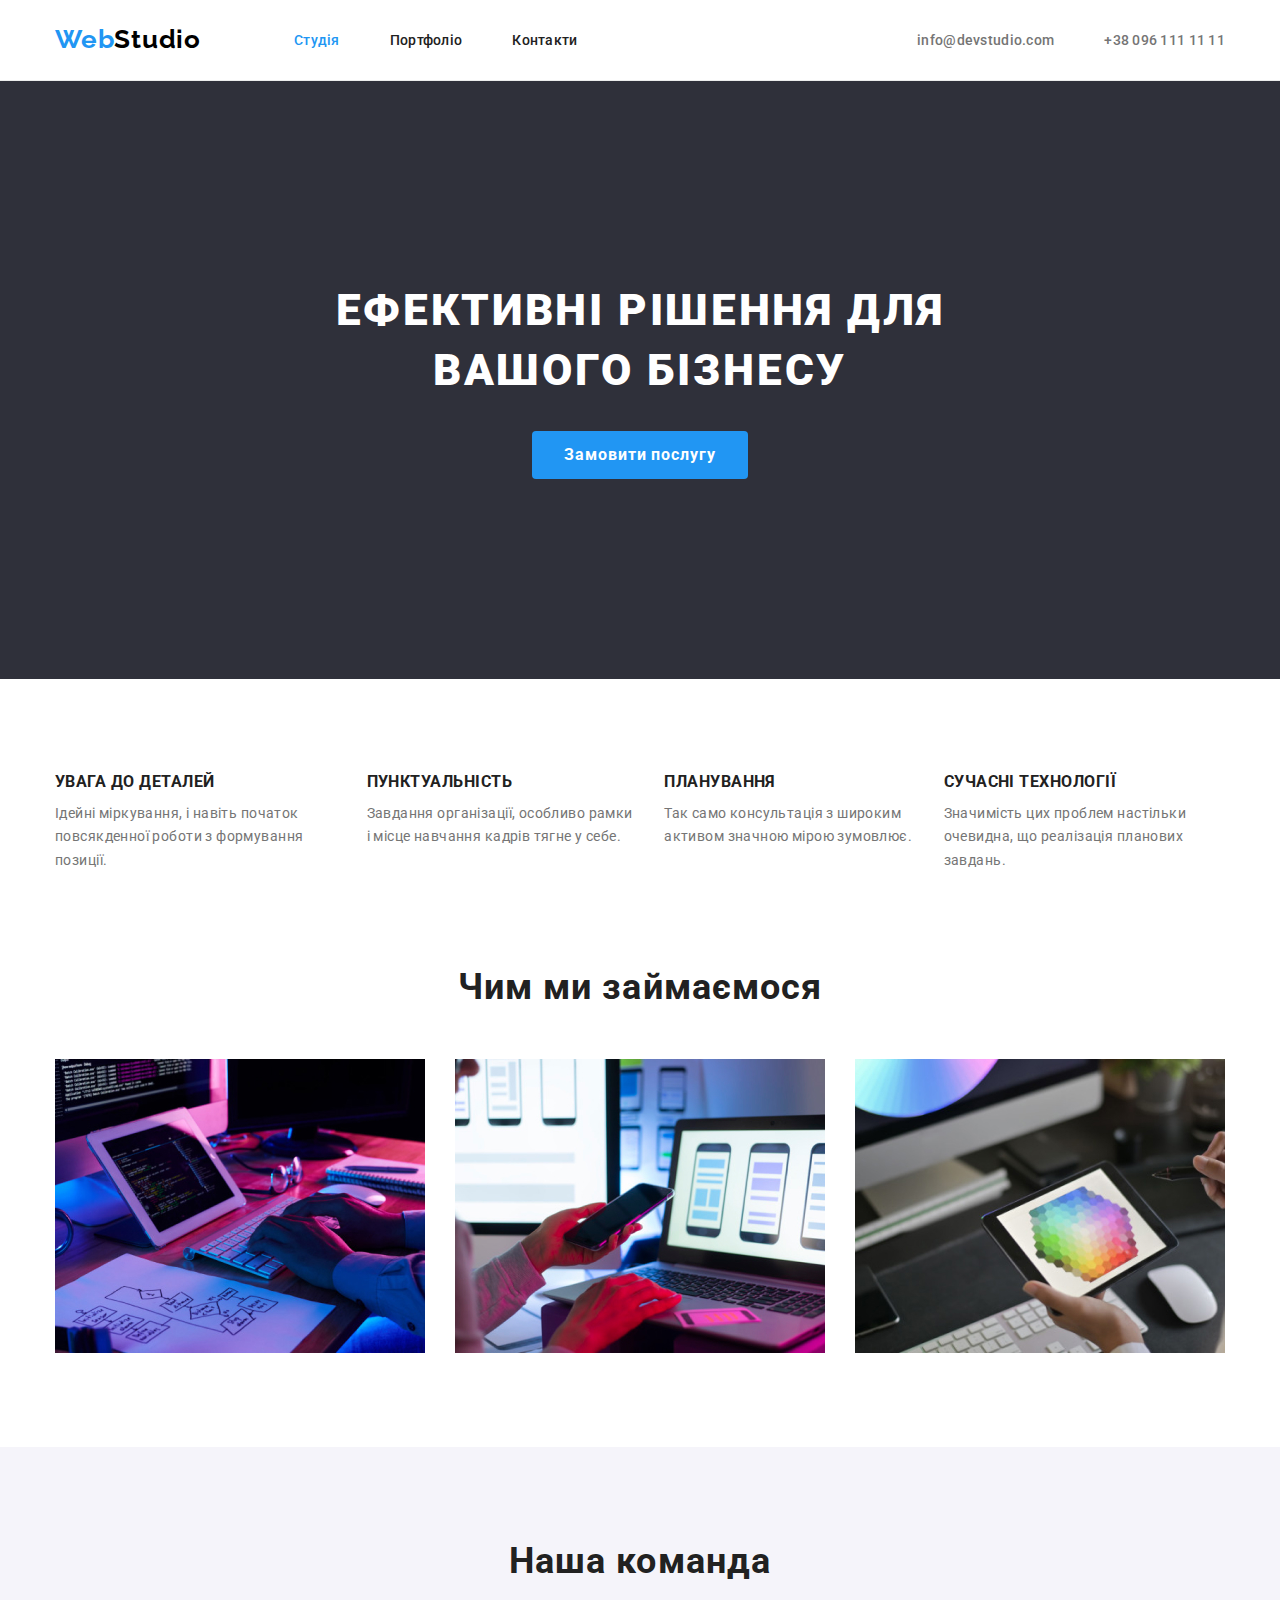
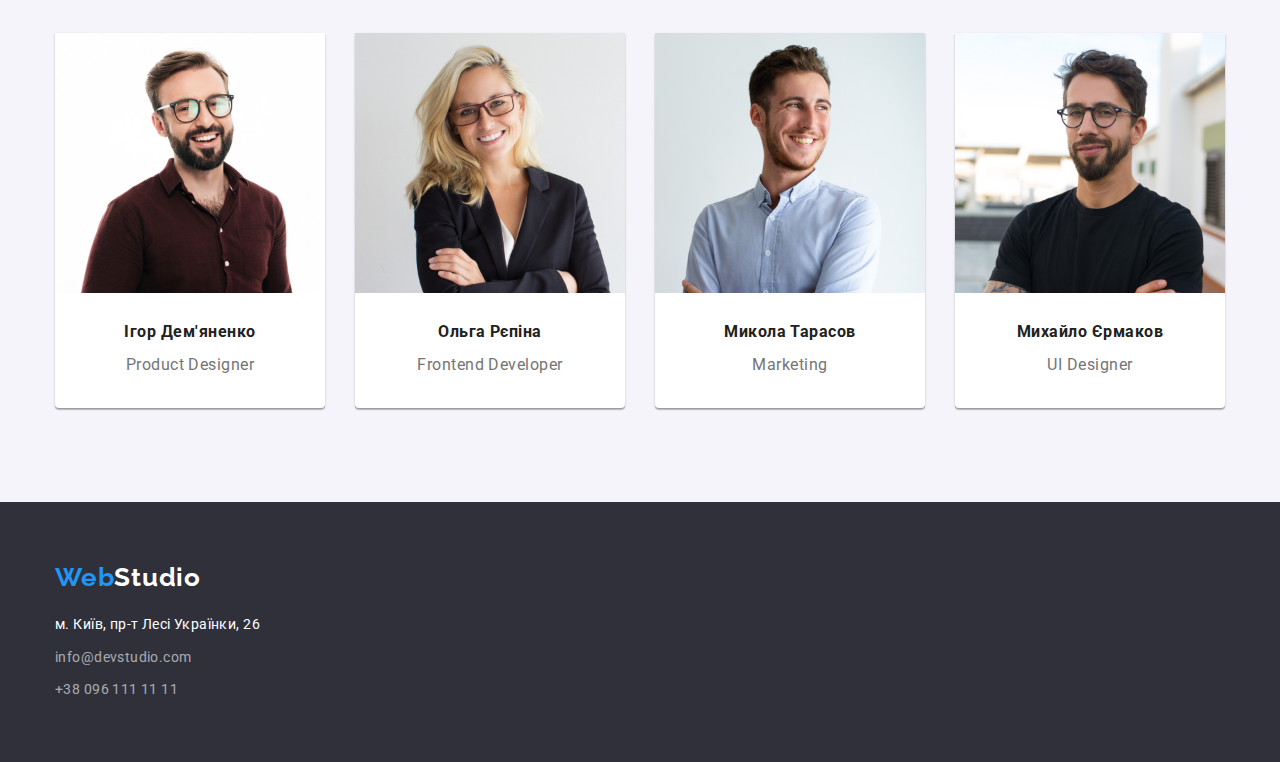
<file: index.html>
<!DOCTYPE html>
<html lang="uk">
  <head>
    <meta charset="UTF-8" />
    <meta http-equiv="X-UA-Compatible" content="IE=edge" />
    <meta name="viewport" content="width=device-width, initial-scale=1.0" />
    <link rel="preconnect" href="https://fonts.googleapis.com" />
    <link rel="preconnect" href="https://fonts.gstatic.com" crossorigin />
    <link
      href="https://fonts.googleapis.com/css2?family=Raleway:wght@700&family=Roboto:wght@400;500;700;900&display=swap"
      rel="stylesheet"
    />
    <link rel="stylesheet" href="https://cdnjs.cloudflare.com/ajax/libs/modern-normalize/1.1.0/modern-normalize.min.css">
    <link rel="stylesheet" href="./css/styles.css" />
    <title>Студія</title>
  </head>
  <body>
    <header>
      <div class="container header-container">
        <div class="header-left">
          <div class="logo-logo"><a href="index.html"
            ><span class="logo-blue">Web<span class="logo-black">Studio</span></span></a
          ></div>
          <nav class="nav-links">
            <ul class="navigation">
              <li class="navi"><a class="menu active" href="./index.html">Студія</a></li>
              <li class="navi"><a class="menu" href="./portfolio.html">Портфоліо</a></li>
              <li class="navi"><a class="menu" href="">Контакти</a></li>
            </ul>
          </nav>
        </div>

        <div class="header-right">
          <ul class="navigation">
            <li class="navi">
              <a class="web-link" href="mailto:info@devstudio.com">info@devstudio.com</a>
            </li>
            <li class="navi"><a class="cell" href="call:+3809611111">+38 096 111 11 11</a></li>
          </ul>
        </div>
      </div>
    </header>
    
    <main>
      <section class="hero">
        <h1>Ефективні рішення для<br> вашого бізнесу</h1>
        <button class="button-1" type="button">Замовити послугу</button>
      </section>
      <section class="section about-us-1">
        <div class="container">
        <!-- <h2>Опис контенту</h2> -->
        <ul class="about-us">          
          <li>
            <h3>УВАГА ДО ДЕТАЛЕЙ</h3>
            <p class="tech-skills">Ідейні міркування, і навіть початок повсякденної роботи з формування позиції.</p>
          </li>
          <li>
            <h3>ПУНКТУАЛЬНІСТЬ</h3>
            <p class="tech-skills">Завдання організації, особливо рамки і місце навчання кадрів тягне у себе.</p>
          </li>
          <li>
            <h3>ПЛАНУВАННЯ</h3>
            <p class="tech-skills">Так само консультація з широким активом значною мірою зумовлює.</p>
          </li>
          <li>
            <h3>СУЧАСНІ ТЕХНОЛОГІЇ</h3>
            <p class="tech-skills">Значимість цих проблем настільки очевидна, що реалізація планових завдань.</p>
          </li>
        </ul>
      </div>
      </section>
      <section class="what-do-we-do">
        <h2>Чим ми займаємося</h2>
        <div class="container">
        
        <ul class="about-us">
          <li><img src="images/1.jpg" alt="програмування на компютері" width="370" /></li>
          <li><img src="images/2.jpg" alt="розробка додатку для мобільних пристроїв" width="370" /></li>
          <li><img src="images/3.jpg" alt="робота з кольорами на планшеті" width="370" /></li>
        </ul>
      </div>
      </section>
      <section class="our-team">
         <h2>Наша команда</h2>
        <div class="container">
       
        <ul class="stuff">
          <li>
            <img src="images/man1.jpg" alt="Чоловік в окулярах" width="270" />

            <div class="person"><h3>Ігор Дем'яненко</h3>
            <p>Product Designer</p>
            </div>
          </li>
          <li>
            <img src="images/woman.jpg" alt="жінка-блондинка" width="270" />

           <div class="person"> <h3>Ольга Рєпіна</h3>
            <p>Frontend Developer</p></div>
          </li>
          <li>
            <img src="images/man2.jpg" alt="маркетолог" width="270" />

            <div class="person"><h3>Микола Тарасов</h3>
            <p>Marketing</p></div>
          </li>
          <li>
            <img src="images/man3.jpg" alt="дизайнер" width="270" />

            <div class="person"><h3>Михайло Єрмаков</h3>
            <p>UI Designer</p></div>
          </li>
        </ul>
      </div>
      </section>
    </main>
    <footer class="footer">
      <div class="container"> 
        <div class="container-logo"><a href="index.html"
        ><span class="logo-blue">Web<span class="logo-white">Studio</span></span></a
      ></div>
      <address class="address">
        <ul class="footer-address">
          <li>
            <a class="place" href="" target="_blank" rel="noopener noreferrer"
              >м. Київ, пр-т Лесі Українки, 26</a
            >
          </li>
          <li><a class="web-link-2" href="mailto:info@devstudio.com">info@devstudio.com</a></li>
          <li><a class="cell-2" href="call:+3809611111">+38 096 111 11 11</a></li>
        </ul>
      </address>
    </div>
    </footer>
  </body>
</html>
</file>
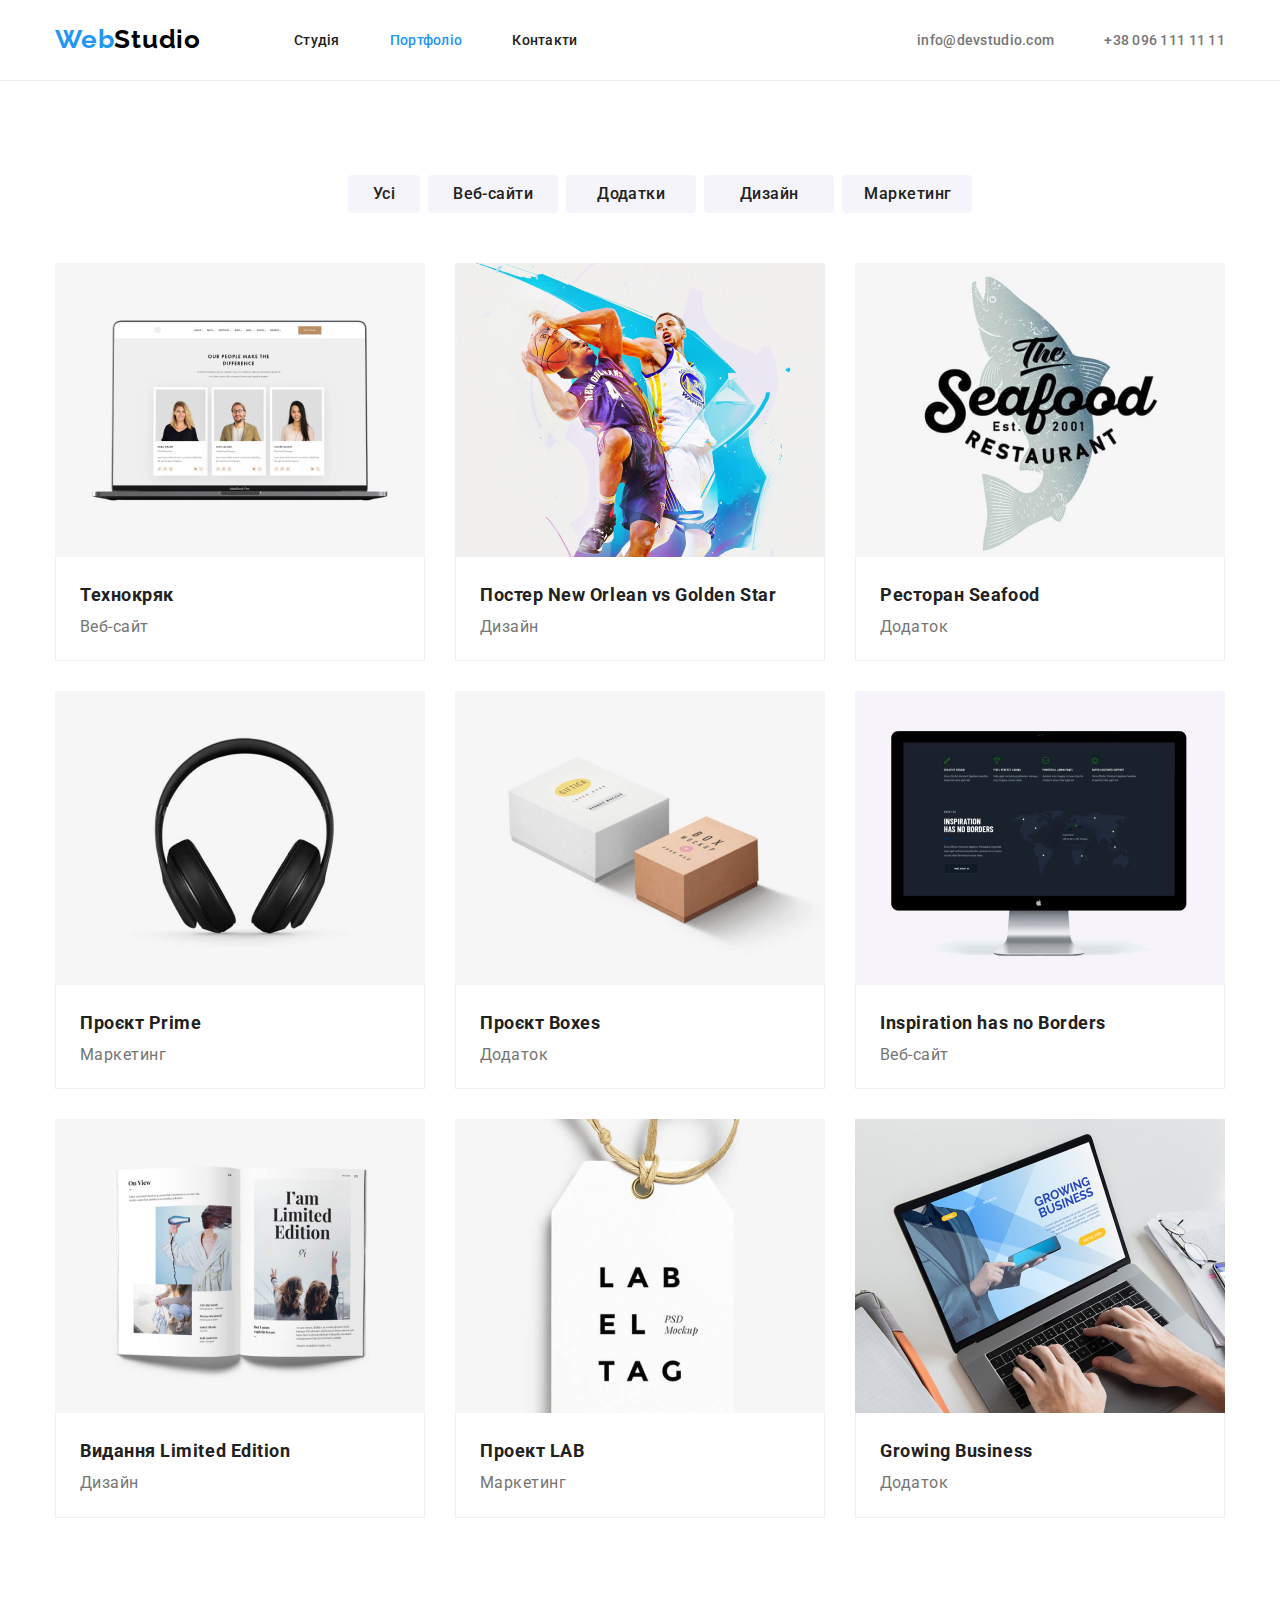
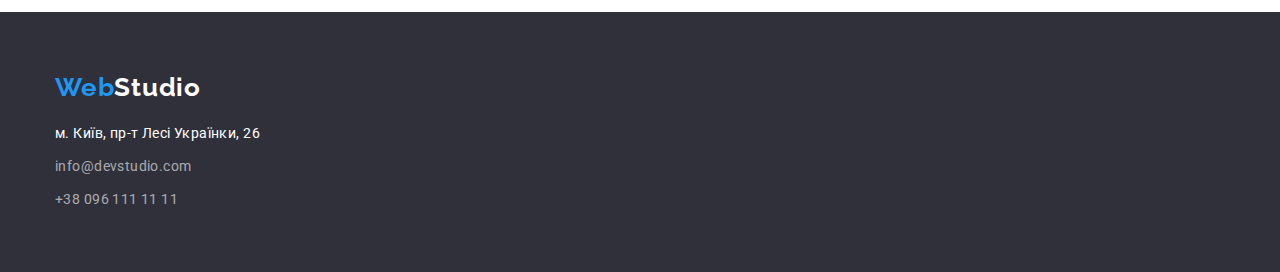
<file: portfolio.html>
<!DOCTYPE html>
<html lang="uk">
  <head>
    <meta charset="UTF-8" />
    <meta http-equiv="X-UA-Compatible" content="IE=edge" />
    <meta name="viewport" content="width=device-width, initial-scale=1.0" />

    <link rel="preconnect" href="https://fonts.googleapis.com" />
    <link rel="preconnect" href="https://fonts.gstatic.com" crossorigin />
    <link
      href="https://fonts.googleapis.com/css2?family=Raleway:wght@700&family=Roboto:wght@400;500;700;900&display=swap"
      rel="stylesheet"
    />
    <link
      rel="stylesheet"
      href="https://cdnjs.cloudflare.com/ajax/libs/modern-normalize/1.1.0/modern-normalize.min.css"
    />
    <link rel="stylesheet" href="./css/styles.css" />
    <title>Портфоліо</title>
  </head>
  <body>
    <header>
      <div class="container header-container">
        <div class="header-left">
          <div class="logo-logo"><a href="index.html"
            ><span class="logo-blue">Web<span class="logo-black">Studio</span></span></a
          ></div>
          <nav class="nav-links">
            <ul class="navigation">
              <li class="navi"><a class="menu" href="./index.html">Студія</a></li>
              <li class="navi"><a class="menu active" href="./portfolio.html">Портфоліо</a></li>
              <li class="navi"><a class="menu" href="">Контакти</a></li>
            </ul>
          </nav>
        </div>

        <div class="header-right">
          <ul class="navigation">
            <li class="navi">
              <a class="web-link" href="mailto:info@devstudio.com">info@devstudio.com</a>
            </li>
            <li class="navi"><a class="cell" href="call:+3809611111">+38 096 111 11 11</a></li>
          </ul>
        </div>
      </div>
    </header>

    <main>
      <section class="section">
        <!-- <h1>Портфоліо</h1> -->
        <ul class="button-list-direction">
          <li class=""><button class="button-list-1" type="button">Усі</button></li>
          <li class="bml"><button class="button-list" type="button">Веб-сайти</button></li>
          <li class="bml"><button class="button-list" type="button">Додатки</button></li>
          <li class="bml"><button class="button-list" type="button">Дизайн</button></li>
          <li class="bml"><button class="button-list" type="button">Маркетинг</button></li>
        </ul>
        <div class="container">
          <ul class="work-list">
            <li class="work-list-card">
              <img src="images/portfolio/techno.jpg" alt="laptop with portfolio" width="370" />
              <div class="card">
                <h2>Технокряк</h2>
                <p>Веб-сайт</p>
              </div>
            </li>
            <li class="work-list-card">
              <img src="images/portfolio/basket.jpg" alt="people playing basketball" width="370" />
              <div class="card">
                <h2>Постер New Orlean vs Golden Star</h2>
                <p>Дизайн</p>
              </div>
            </li>
            <li class="work-list-card">
              <img src="images/portfolio/restoran.jpg" alt="restoran logo" width="370" />
              <div class="card">
                <h2>Ресторан Seafood</h2>
                <p>Додаток</p>
              </div>
            </li>
            <li class="work-list-card">
              <img src="images/portfolio/prime.jpg" alt="headphones" width="370" />
              <div class="card">
                <h2>Проєкт Prime</h2>
                <p>Маркетинг</p>
              </div>
            </li>
            <li class="work-list-card">
              <img src="images/portfolio/boxes.jpg" alt="boxes" width="370" />
              <div class="card">
                <h2>Проєкт Boxes</h2>
                <p>Додаток</p>
              </div>
            </li>
            <li class="work-list-card">
              <img src="images/portfolio/dispaly.jpg" alt="pc display" width="370" />
              <div class="card">
                <h2>Inspiration has no Borders</h2>
                <p>Веб-сайт</p>
              </div>
            </li>
            <li class="work-list-card">
              <img src="images/portfolio/limited.jpg" alt="magazine" width="370" />
              <div class="card">
                <h2>Видання Limited Edition</h2>
                <p>Дизайн</p>
              </div>
            </li>
            <li class="work-list-card">
              <img src="images/portfolio/lab.jpg" alt="paper tag" width="370" />
              <div class="card">
                <h2>Проект LAB</h2>
                <p>Маркетинг</p>
              </div>
            </li>
            <li class="work-list-card">
              <img src="images/portfolio/growing.jpg" alt="laptop with portfolio" width="370" />
              <div class="card">
                <h2>Growing Business</h2>
                <p>Додаток</p>
              </div>
            </li>
          </ul>
        </div>
        <!-- ВАРІАНТ ПОБУДОВИ СІТКИ №2 -->
      </section>
    </main>

    <footer class="footer">
      <div class="container">
        <div class="container-logo">
          <a href="index.html"
            ><span class="logo-blue">Web<span class="logo-white">Studio</span></span></a
          >
        </div>
        <address class="address">
          <ul class="footer-address">
            <li>
              <a class="place" href="" target="_blank" rel="noopener noreferrer"
                >м. Київ, пр-т Лесі Українки, 26</a
              >
            </li>
            <li><a class="web-link-2" href="mailto:info@devstudio.com">info@devstudio.com</a></li>
            <li><a class="cell-2" href="call:+3809611111">+38 096 111 11 11</a></li>
          </ul>
        </address>
      </div>
    </footer>
  </body>
</html>
</file>
<file: css/styles.css>
:root {
  --primary-text-color: #212121;
  --secondary-text-color: #757575;
  --blue-color: #2196f3;
  --white-color: #fff;
  --lightgray-color: #f5f4fa;
}

body {
  font-family: Roboto, sans-serif;
  margin: 0;
}

li {
  margin-left: 0;
}

ul {
  list-style-type: none;
}
a {
  text-decoration: none;
}
.address {
  font-style: normal;
}
address ul {
  padding-left: 0;
}

/* оформляємо header */

header {
  /* width: 1600px; */

  /* padding-top: 24px;
  padding-bottom: 25px; */
  border-bottom: 1px solid #ececec;
}
.header {
  display: flex;
  justify-content: space-between;
  /* margin: 0 auto; */
}

/* logo */



.logo-main {
  margin-right: 93px;
}

.logo-logo{
  padding-bottom: 25px;
  padding-top:24px;
}

.logo-blue {
  margin-right:93px;


  font-family: 'Raleway';
  font-weight: 700;
  font-size: 26px;
  line-height: 1.19;
  /* identical to box height*/

  letter-spacing: 0.03em;

  color: #2196f3;
}

.logo-black {
  color: #000000;
  font-family: 'Raleway';
  font-weight: 700;
  font-size: 26px;
  line-height: 1.19;
  text-decoration: none;
}
.logo-white {
  color: #fff;
  font-family: 'Raleway';
  font-weight: 700;
  font-size: 26px;
  line-height: 1.19;
  text-decoration: none;
}

.navigation {
  display: flex;
  /* justify-content: space-between; */
}

.header-menu {
  display: flex;
  /* justify-content: space-between; */
}

.menu:last-child {
  margin-right: 0;
}

/* .navigation li:not(:last-child) {
  margin-right: 50px;
} */

.navigation:last-child {
  margin-right: 0;
}

.navigation .navi + .navi {
  margin-left: 50px;
}
/* .navigation-2{
  margin-left: auto;
  display: flex;
justify-content: end;
} */

.menu {
  font-family: 'Roboto';

  font-weight: 500;
  font-size: 14px;
  line-height: 1.14;
  letter-spacing: 0.02em;

  color: #212121;
}

.active {
  color: var(--blue-color);
}

.menu:hover,
.menu:focus {
  color: var(--blue-color);
}

.cell {
  color: var(--secondary-text-color);

  font-weight: 500;
  font-size: 14px;
  line-height: 1.14;
  letter-spacing: 0.02em;
}

.cell:hover,
.cell:focus {
  color: var(--blue-color);
}

.cell-2 {
  /* color: var(--secondary-text-color); */
  color: rgba(255, 255, 255, 0.6);

  /* font-weight: 400; */
  font-size: 14px;
  line-height: 1.7;
  /* or 171% */

  letter-spacing: 0.03em;
}

.cell-2:hover,
.cell-2:focus {
  color: var(--blue-color);
}

.web-link {
  color: var(--secondary-text-color);
  font-weight: 500;
  font-size: 14px;
  line-height: 1.14;
  letter-spacing: 0.02em;
}

.web-link:hover,
.web-link:focus {
  color: var(--blue-color);
}

.web-link-2 {
  /* color: var(--secondary-text-color); */
  color: rgba(255, 255, 255, 0.6);
  /* font-weight: 400; */
  font-size: 14px;
  line-height: 1.7;
  /* or 171% */

  letter-spacing: 0.03em;
}
.web-link-2:hover,
.web-link-2:focus {
  color: var(--blue-color);
}

/* contacst-header */
.contacts {
  display: flex;
}

.header {
  /* margin-left: auto;
  margin-right: auto; */

  display: flex;
  justify-content: space-between;
}
.place {
  /* font-weight: 400; */
  font-size: 14px;
  line-height: 1.7;
  padding-top: 0px;
  /* or 171% */

  letter-spacing: 0.03em;
  color: var(--white-color);
}

/*HERO*/

.hero {
  background-color: #2f303a;
  padding-top: 200px;
  padding-bottom: 200px;
  /* margin-bottom: 94px; */
  /* text-align: center; */
}

h1 {
  margin: 0;
  margin-bottom: 30px;
  font-weight: 900;
  font-size: 44px;
  line-height: 1.36;

  text-align: center;
  letter-spacing: 0.06em;
  text-transform: uppercase;

  color: #ffffff;
}
h2 {
  text-align: center;
  font-weight: 700;
  font-size: 36px;
  line-height: 1.16;
  /* text-align: center; */
  letter-spacing: 0.03em;

  color: #212121;
}

h3 {
  font-weight: 700;
  font-size: 16px;
  line-height: 1.14;
  letter-spacing: 0.03em;

  color: #212121;
}

p {
  font-size: 16px;
  line-height: 1.7;

  letter-spacing: 0.03em;

  color: #757575;
}

/* container measurements */
/* container{
  width: 1170px;
  background-color: teal;
} */
.container {
  width: 100%;
  max-width: 1200px;
  /* outline: 5px solid teal; */
  margin-left: auto;
  margin-right: auto;
  padding-left: 15px;
  padding-right: 15px;

  /* justify-content: space-between; */

  /* flex-direction: column; */
  /* align-items: baseline; */
}
.header-container {
  display: flex;
  align-items: center;
  justify-content: space-between;
}

.header-left {
  
  display: flex;
  align-items: center;
}

/* NAVIGATION LINKS */
.nav-links {
  margin-left: auto;
  justify-content: space-between;
}

.navigation:first-child {
  padding-left: 0;
}

.header-links {
  display: flex;
  justify-content: space-between;
}

.about-us {
  /* font-family: 'Roboto'; */

  /* font-weight: 400; */
  font-size: 14px;
  line-height: 1.7;
  /* or 171% */
  padding-left: 0;
  letter-spacing: 0.03em;
  text-align: left;
  color: #757575;
  display: flex;
  /* flex-direction: row; */
  margin-top: 0;
  margin-bottom: 0;
}

.about-us-1 {
  /* font-family: 'Roboto'; */

  /* font-weight: 400; */
  font-size: 14px;
  line-height: 1.7;
  /* or 171% */

  letter-spacing: 0.03em;
  text-align: left;
  color: #757575;
  display: flex;
  /* flex-direction: row; */
  margin-top: 0;
  /* padding-top: 94px;
  padding-bottom: 94px; */
}

.about-us h3 {
  margin: 0;
}

.about-us p {
  margin-bottom: 0;
  text-align: left;
  font-size: 14px;
}
.about-us h3 {
  margin-bottom: 10px;
}

.about-us li + li {
  padding-left: 30px;
}

.section {
  padding-top: 94px;
  padding-bottom: 94px;
}

.our-team {
  background-color: var(--lightgray-color);
  padding-top: 94px;
  padding-bottom: 94px;
}

.our-team h2 {
  margin-bottom: 50px;
  margin-top: 0;
}

.stuff {
  margin: 0;
  text-align: center;
  display: flex;
  padding-left: 0px;
}

.stuff li {
  background-color: var(--white-color);
  box-shadow: 0px 1px 3px rgba(0, 0, 0, 0.12), 0px 1px 1px rgba(0, 0, 0, 0.14),
    0px 2px 1px rgba(0, 0, 0, 0.2);
  border-radius: 0px 0px 4px 4px;
  margin-left: 30px;
}
.stuff li:first-child {
  margin-left: 0;
}

.person {
  padding: 30px;
}

.person h3,
p {
  margin: 0;
}

.person h3 {
  margin-bottom: 10px;
}

section.about-us ul > li > p {
  font-size: 14px;
  line-height: 1.7;
}

/* WHAT-DO-WE-DO */
.what-do-we-do {
  padding-bottom: 94px;
}

.what-do-we-do h2 {
  margin-bottom: 50px;
  margin-top: 0;
}

.button-list-direction {
  display: flex;
  justify-content: center;
  /* margin-top: 94px; */
  margin-bottom: 50px;
  margin-top: 0;
}

.bml {
  margin-left: 8px;
}

.button-list {
  font-family: inherit;

  color: var(--primary-text-color);

  padding: 6px 22px;

  /* margin-left: 8px; */
  width: 130px;
  height: 38px;
  font-weight: 500;
  font-size: 16px;
  line-height: 1.6;

  text-align: center;
  letter-spacing: 0.03em;

  background: #f5f4fa;
  border-radius: 4px;
  text-decoration: none;
  border: 0px;
  cursor: pointer;
}

.button-list-1 {
  color: var(--primary-text-color);
  font-family: inherit;
  padding: 6px 25px;
  /* width: 130px; */
  min-height: 38px;
  font-weight: 500;
  font-size: 16px;
  line-height: 1.6;
  /* identical to box height, or 162% */

  text-align: center;
  letter-spacing: 0.03em;

  background: #f5f4fa;
  border-radius: 4px;
  text-decoration: none;
  border: 0px;
  cursor: pointer;
}

.button-list-direction .bl {
  margin-left: 0;
}

.button-list-direction .bl + .bl {
  margin-left: 0;
}

/* .button-list:first-child{
  margin-left: 0;
} */

.button-list:hover,
.button-list:focus {
  background: var(--blue-color);
}

.button-list-1:hover,
.button-list-1:focus {
  background: var(--blue-color);
}

.button-list > a {
  color: var(--primary-text-color);
  text-decoration: none;
}

.button-list:hover,
.button-list:focus {
  color: var(--white-color);
}

.button-list-1:hover,
.button-list-1:focus {
  color: var(--white-color);
}

.button-1 {
  background-color: var(--blue-color);
  color: var(--white-color);
  /* font-family: 'Roboto'; */
  margin: auto;
  font-weight: 700;
  font-size: 16px;
  line-height: 1.8;
  /* identical to box height, or 188% */

  display: flex;
  align-items: center;
  text-align: center;
  letter-spacing: 0.06em;
  border: 0px;
  border-radius: 4px;
  cursor: pointer;
  padding: 10px 32px;
}

.button-1 > a {
  color: var(--white-color);
  text-decoration: none;
}

/* work-list */
.work-list {
  display: flex;
  flex-wrap: wrap;
  /* justify-content: space-between; */
  padding-left: 0;
  margin-top: 0;
}

/* work-list */
.work-list {
  margin-bottom: 0;
}

.work-list-2 {
  display: flex;
  flex-wrap: wrap;

  /* justify-content: space-between; */
  /* padding-left: 0; */
  width: calc(100% - 60px / 3);
  background-color: teal;
}

/* .work-list .work-list-card:nth-child(1n+0){
margin-left:30px;
} */

.work-list li {
  margin-bottom: 30px;
  margin-right: 0px;
  border: 0px solid black;
  background: #ffffff;
}

img {
  display: block;
}

/* .work-list .work-list-card +.work-list-card{
   margin-left: 30px;

} */

.work-list-card-2 {
  margin-right: 30px;
}
.work-list-card-2:nth-child(3n) {
  margin-right: 0;
}

.work-list-card {
  margin-left: 30px;
  /* border: 1px solid #EEEEEE; */
}

.work-list-card:first-child {
  margin-left: 0px;
}

/* .work-list-card:nth-child(4n){
margin-left:0px;
} */

.work-list-card:nth-child(4),
.work-list-card:nth-child(7) {
  margin-left: 0px;
}

.work-list-card:nth-last-child(-n + 3) {
  margin-bottom: 0;
}

.work-list > li > h2 {
  /* font-family: 'Roboto'; */
  text-align: left;
  font-weight: 700;
  font-size: 18px;
  line-height: 2;
}

.card {
  padding: 20px 24px;
  border-left: 1px solid #eeeeee;
  border-right: 1px solid #eeeeee;
  border-bottom: 1px solid #eeeeee;
}

.work-list-card li {
  margin: 0;
}

.card > h2 {
  text-align: left;
  font-weight: 700;
  font-size: 18px;
  line-height: 2;
  margin: 0;
}

/* footer */
.footer {
  background-color: #2f303a;
  padding-top: 60px;
  padding-bottom: 60px;
}

.container-2 {
  display: flex;
  justify-content: center;
}

.container-logo {
  margin-top: 0px;
  margin-bottom: 20px;
}

.footer-address {
  margin-bottom: 0px;
  margin-top: 0px;
  display: flex;
  flex-direction: column;
  justify-content: space-between;
}

.footer-address li {
  margin-bottom: 9px;
}
.footer-address li:last-of-type {
  margin-bottom: 0;
}
</file>
